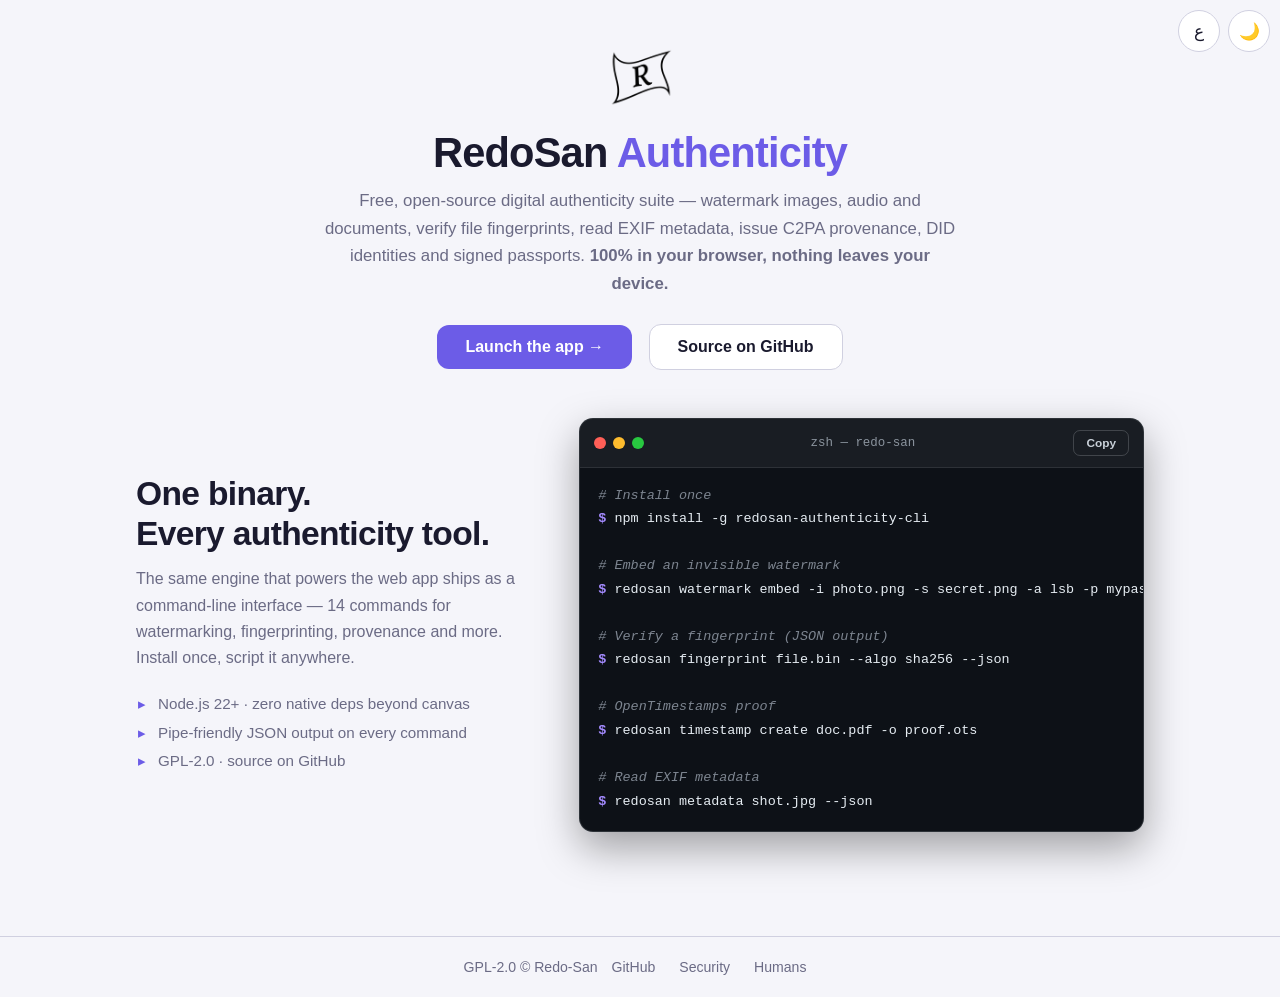
<file: index.html>
<!doctype html>
<html lang="en">
<head>
  <meta charset="UTF-8">
  <meta name="viewport" content="width=device-width, initial-scale=1, viewport-fit=cover">

  <!-- Theme/language bootstrap: runs before paint, honors saved preference -->
  <script>
    (function () {
      try {
        var t = localStorage.getItem("rs-theme");
        if (!t) t = matchMedia("(prefers-color-scheme: light)").matches ? "light" : "dark";
        document.documentElement.dataset.theme = t;
        var l = localStorage.getItem("rs-lang") ||
                ((navigator.language || "").toLowerCase().indexOf("ar") === 0 ? "ar" : "en");
        document.documentElement.dataset.lang = l;
      } catch (e) {}
    })();
  </script>

  <!-- Security hardening (meta-level; GitHub Pages cannot set headers) -->
  <meta http-equiv="Content-Security-Policy" content="default-src 'none'; style-src 'self' 'unsafe-inline'; script-src 'unsafe-inline'; img-src 'self' data:; font-src 'self'; manifest-src 'self'; base-uri 'none'; form-action 'none'; connect-src 'self'; object-src 'none'">
  <meta name="referrer" content="strict-origin-when-cross-origin">

  <title>RedoSan Authenticity — Digital Watermark, Fingerprint &amp; Provenance Suite</title>
  <meta name="description" content="Free, open-source digital authenticity suite: watermark images, audio and documents, verify file fingerprints, read EXIF metadata, issue C2PA provenance, DID identities and signed certificates. 100% in your browser.">
  <link rel="canonical" href="https://redo-san.github.io/">
  <meta name="google-site-verification" content="vBNEdYqB2JK2r1n-dq8e0lJHPtiyT3CKNVZjjgXhkr4">

  <!-- Theme / PWA -->
  <meta name="theme-color" id="meta-theme-dark" content="#0f0f1a">
  <meta name="theme-color" id="meta-theme-light" content="#f5f5fa">
  <link rel="manifest" href="/manifest.webmanifest">
  <link rel="icon" href="/favicon.ico" sizes="any">
  <link rel="icon" href="/icon-192.png" type="image/png" sizes="192x192">
  <link rel="apple-touch-icon" href="/icon-192.png">

  <!-- Social -->
  <meta property="og:type" content="website">
  <meta property="og:site_name" content="RedoSan Authenticity">
  <meta property="og:title" content="RedoSan Authenticity">
  <meta property="og:description" content="Open-source digital authenticity suite — watermarking, fingerprinting, provenance and biometrics. 100% in your browser.">
  <meta property="og:url" content="https://redo-san.github.io/">
  <meta property="og:image" content="https://redo-san.github.io/og-image.png">
  <meta property="og:image:width" content="1200">
  <meta property="og:image:height" content="630">
  <meta property="og:image:alt" content="RedoSan Authenticity — open-source digital authenticity suite">
  <meta name="twitter:card" content="summary_large_image">
  <meta name="twitter:title" content="RedoSan Authenticity">
  <meta name="twitter:description" content="Open-source digital authenticity suite — 100% in your browser.">
  <meta name="twitter:image" content="https://redo-san.github.io/og-image.png">

  <script type="application/ld+json">
  {
    "@context": "https://schema.org",
    "@type": "WebSite",
    "name": "RedoSan Authenticity",
    "url": "https://redo-san.github.io/",
    "inLanguage": "en",
    "description": "Free, open-source digital authenticity suite: watermarking, fingerprinting, provenance and biometrics, fully browser-based.",
    "license": "https://www.gnu.org/licenses/old-licenses/gpl-2.0.html",
    "publisher": {
      "@type": "Organization",
      "name": "Redo-San",
      "url": "https://github.com/Redo-San"
    },
    "sameAs": [
      "https://github.com/Redo-San/RedoSan-Authenticity",
      "https://redo-san.github.io/RedoSan-Authenticity/"
    ]
  }
  </script>

  <link rel="stylesheet" href="/style.css" />
  <link rel="stylesheet" href="/responsive.css" media="print" onload="this.media='all'" />
  <noscript><link rel="stylesheet" href="/responsive.css" /></noscript>
</head>
<body>
  <div class="controls">
    <button type="button" id="langBtn" class="ctl-btn" aria-label="Switch language" title="العربية / English">ع</button>
    <button type="button" id="themeBtn" class="ctl-btn" aria-label="Toggle dark mode" title="Toggle theme">🌙</button>
  </div>
  <a class="skip-link" href="#main" data-i18n="skip">Skip to content</a>
  <main id="main">
    <section class="hero">
      <div class="logo-mark logo-white" role="img" aria-label="RedoSan logo"></div>
      <div class="logo-mark logo-black" aria-hidden="true"></div>
      <h1>RedoSan <span>Authenticity</span></h1>
      <p data-i18n="tagline">Free, open-source digital authenticity suite — watermark images, audio and documents,
         verify file fingerprints, read EXIF metadata, issue C2PA provenance, DID identities
         and signed passports. <strong>100% in your browser, nothing leaves your device.</strong></p>
      <a class="cta cta-primary" href="https://redo-san.github.io/RedoSan-Authenticity/" data-i18n="launch">Launch the app →</a>
      <a class="cta cta-ghost" href="https://github.com/Redo-San/RedoSan-Authenticity" data-i18n="source">Source on GitHub</a>
    </section>

    <section class="cli" aria-labelledby="cli-title">
      <div class="cli-copy">
        <h2 id="cli-title" data-i18n="cliTitle">One binary.<br>Every authenticity tool.</h2>
        <p data-i18n="cliDesc">The same engine that powers the web app ships as a command-line interface — 14 commands for watermarking, fingerprinting, provenance and more. Install once, script it anywhere.</p>
        <ul class="cli-points">
          <li data-i18n="cliP1">Node.js 22+ · zero native deps beyond canvas</li>
          <li data-i18n="cliP2">Pipe-friendly JSON output on every command</li>
          <li data-i18n="cliP3">GPL-2.0 · source on GitHub</li>
        </ul>
      </div>

      <div class="term" role="img" aria-label="Terminal showing example redosan commands">
        <div class="term-bar">
          <span class="dot dot-r" aria-hidden="true"></span>
          <span class="dot dot-y" aria-hidden="true"></span>
          <span class="dot dot-g" aria-hidden="true"></span>
          <span class="term-title">zsh — redo-san</span>
          <button type="button" class="copy-btn" id="copyBtn" aria-label="Copy all commands">Copy</button>
        </div>
<pre class="term-body"><code><span class="t-cmt"># Install once</span>
<span class="t-p">$</span> npm install -g redosan-authenticity-cli

<span class="t-cmt"># Embed an invisible watermark</span>
<span class="t-p">$</span> redosan watermark embed -i photo.png -s secret.png -a lsb -p mypassword -o out.png

<span class="t-cmt"># Verify a fingerprint (JSON output)</span>
<span class="t-p">$</span> redosan fingerprint file.bin --algo sha256 --json

<span class="t-cmt"># OpenTimestamps proof</span>
<span class="t-p">$</span> redosan timestamp create doc.pdf -o proof.ots

<span class="t-cmt"># Read EXIF metadata</span>
<span class="t-p">$</span> redosan metadata shot.jpg --json</code></pre>
      </div>
    </section>
  </main>

  <footer>
    <span>GPL-2.0 © Redo-San</span>
    <a href="https://github.com/Redo-San/RedoSan-Authenticity">GitHub</a>
    <a href="/.well-known/security.txt" data-i18n="security">Security</a>
    <a href="/humans.txt">Humans</a>
  </footer>

  <script>
    (function () {
      "use strict";
      var I18N = {
        en: {
          skip: "Skip to content",
          tagline: "Free, open-source digital authenticity suite \u2014 watermark images, audio and documents, verify file fingerprints, read EXIF metadata, issue C2PA provenance, DID identities and signed passports. <strong>100% in your browser, nothing leaves your device.</strong>",
          launch: "Launch the app \u2192",
          source: "Source on GitHub",
          t1n: "\uD83D\uDCA7 Digital Watermark", t1d: "9 algorithms: LSB, DCT, DWT and more",
          t2n: "\uD83D\uDD0D Fingerprint",       t2d: "SHA-2/SHA-3, BLAKE, perceptual hashes",
          t3n: "\u2728 C2PA Provenance",         t3d: "Read & write content credentials",
          t4n: "\uD83C\uDD94 DID Identity",      t4d: "Decentralized IDs + crypto signing",
          t5n: "\uD83D\uDC64 Face Biometric",    t5d: "Local face registration & verification",
          t6n: "\uD83D\uDD04 File Converter",    t6d: "PNG, JPEG, WebP, audio & more",
          security: "Security",
          cliTitle: "One binary.<br>Every authenticity tool.",
          cliDesc: "The same engine that powers the web app ships as a command-line interface — 14 commands for watermarking, fingerprinting, provenance and more. Install once, script it anywhere.",
          cliP1: "Node.js 22+ · zero native deps beyond canvas",
          cliP2: "Pipe-friendly JSON output on every command",
          cliP3: "GPL-2.0 · source on GitHub",
          copy: "Copy", copied: "Copied!",
          themeLabel: "Toggle dark mode", themeIconDark: "\uD83C\uDF19", themeIconLight: "\u2600\uFE0F",
          langLabel: "Switch language"
        },
        ar: {
          skip: "\u062A\u062E\u0637\u064E\u0651 \u0625\u0644\u0649 \u0627\u0644\u0645\u062D\u062A\u0648\u0649",
          tagline: "\u062D\u0632\u0645\u0629 \u0645\u0641\u062A\u0648\u062D\u0629 \u0627\u0644\u0645\u0635\u062F\u0631 \u0644\u0644\u0623\u0635\u0627\u0644\u0629 \u0627\u0644\u0631\u0642\u0645\u064A\u0629 \u2014 \u0639\u0644\u0651\u0650\u0645 \u0627\u0644\u0635\u0648\u0631 \u0648\u0627\u0644\u0635\u0648\u062A \u0648\u0627\u0644\u0645\u0633\u062A\u0646\u062F\u0627\u062A\u060C \u062A\u062D\u0642\u0642 \u0645\u0646 \u0628\u0635\u0645\u0627\u062A \u0627\u0644\u0645\u0644\u0641\u0627\u062A\u060C \u0627\u0642\u0631\u0623 \u0628\u064A\u0627\u0646\u0627\u062A EXIF\u060C \u0648\u0627\u0635\u062F\u0631 \u0625\u062B\u0628\u0627\u062A C2PA \u0648\u0647\u0648\u064A\u0627\u062A DID \u0648\u0634\u0647\u0627\u062F\u0627\u062A \u0645\u0648\u0642\u0651\u0639\u0629. <strong>\u0661\u0660\u0660\u066A \u062F\u0627\u062E\u0644 \u0645\u062A\u0635\u0641\u062D\u0643 \u2014 \u0644\u0627 \u0634\u064A\u0621 \u064A\u062A\u0631\u0643 \u062C\u0647\u0627\u0632\u0643.</strong>",
          launch: "\u062A\u0634\u063A\u064A\u0644 \u0627\u0644\u062A\u0637\u0628\u064A\u0642 \u2190",
          source: "\u0627\u0644\u0645\u0635\u062F\u0631 \u0639\u0644\u0649 GitHub",
          t1n: "\uD83D\uDCA7 \u0627\u0644\u0639\u0644\u0627\u0645\u0629 \u0627\u0644\u0645\u0627\u0626\u064A\u0629", t1d: "\u0669 \u062E\u0648\u0627\u0631\u0632\u0645\u064A\u0627\u062A: LSB \u0648DCT \u0648DWT \u0648\u063A\u064A\u0631\u0647\u0627",
          t2n: "\uD83D\uDD0D \u0627\u0644\u0628\u0635\u0645\u0629 \u0627\u0644\u0631\u0642\u0645\u064A\u0629",       t2d: "SHA-2/SHA-3 \u0648BLAKE \u0648\u0627\u0644\u0628\u0635\u0645\u0627\u062A \u0627\u0644\u0625\u062F\u0631\u0627\u0643\u064A\u0629",
          t3n: "\u2728 \u0625\u062B\u0628\u0627\u062A C2PA",         t3d: "\u0642\u0631\u0627\u0621\u0629 \u0648\u0643\u062A\u0627\u0628\u0629 \u0628\u064A\u0627\u0646\u0627\u062A \u0627\u0644\u0645\u062D\u062A\u0648\u0649",
          t4n: "\uD83C\uDD94 \u0647\u0648\u064A\u0629 DID",      t4d: "\u0647\u0648\u064A\u0627\u062A \u0644\u0627 \u0645\u0631\u0643\u0632\u064A\u0629 + \u062A\u0648\u0642\u064A\u0639 \u0628\u0634\u0641\u0631\u064A",
          t5n: "\uD83D\uDC64 \u0627\u0644\u0628\u064A\u0648\u0645\u062A\u0631\u064A\u0627\u062A \u0627\u0644\u0648\u062C\u0647\u064A\u0629",    t5d: "\u062A\u0633\u062C\u064A\u0644 \u0648\u062A\u062D\u0642\u0642 \u0645\u062D\u0644\u064A \u0645\u0646 \u0627\u0644\u0648\u062C\u0647",
          t6n: "\uD83D\uDD04 \u0645\u062D\u0648\u0651\u0644 \u0627\u0644\u0645\u0644\u0641\u0627\u062A",    t6d: "PNG \u0648JPEG \u0648WebP \u0648\u0627\u0644\u0635\u0648\u062A \u0648\u0627\u0644\u0645\u0632\u064A\u062F",
          security: "\u0627\u0644\u0623\u0645\u0627\u0646",
          cliTitle: "\u062B\u0646\u0627\u0626\u064A \u0648\u0627\u062D\u062F.<br>\u0643\u0644 \u0623\u062F\u0648\u0627\u062A \u0627\u0644\u0623\u0635\u0627\u0644\u0629.",
          cliDesc: "\u0627\u0644\u0645\u062D\u0631\u0643 \u0646\u0641\u0633\u0647 \u0627\u0644\u0630\u064A \u064A\u0634\u063A\u0651\u0644 \u062A\u0637\u0628\u064A\u0642 \u0627\u0644\u0648\u064A\u0628 \u0645\u062A\u0627\u062D \u0643\u0648\u0627\u062C\u0647\u0629 \u0623\u0648\u0627\u0645\u0631 \u2014 14 \u0623\u0645\u0631\u064B\u0627 \u0644\u0644\u0639\u0644\u0627\u0645\u0627\u062A \u0627\u0644\u0645\u0627\u0626\u064A\u0629 \u0648\u0627\u0644\u0628\u0635\u0645\u0627\u062A \u0648\u0627\u0644\u0625\u062B\u0628\u0627\u062A\u0627\u062A \u0648\u0623\u0643\u062B\u0631. \u062B\u0628\u0651\u062A\u0647 \u0645\u0631\u0629 \u0648\u0633\u0643\u0651\u0631\u0628\u0647 \u0641\u064A \u0623\u064A \u0645\u0643\u0627\u0646.",
          cliP1: "Node.js 22+ \u00B7 \u0628\u0644\u0627 \u062A\u0628\u0639\u064A\u0627\u062A \u0623\u0635\u0644\u064A\u0629 \u0639\u062F\u0627 canvas",
          cliP2: "\u0645\u062E\u0631\u062C\u0627\u062A JSON \u0635\u062F\u064A\u0642\u0629 \u0644\u0644\u062A\u0645\u0631\u064A\u0631 \u0641\u064A \u0643\u0644 \u0623\u0645\u0631",
          cliP3: "GPL-2.0 \u00B7 \u0627\u0644\u0645\u0635\u062F\u0631 \u0639\u0644\u0649 GitHub",
          copy: "\u0646\u0633\u062E", copied: "\u062A\u0645 \u0627\u0644\u0646\u0633\u062E!",
          themeLabel: "\u062A\u0628\u062F\u064A\u0644 \u0627\u0644\u0648\u0636\u0639 \u0627\u0644\u062F\u0627\u0643\u0646", themeIconDark: "\uD83C\uDF19", themeIconLight: "\u2600\uFE0F",
          langLabel: "\u062A\u063A\u064A\u064A\u0631 \u0627\u0644\u0644\u063A\u0629"
        }
      };

      function currentLang() { return document.documentElement.dataset.lang === "ar" ? "ar" : "en"; }

      function applyLang(lang) {
        var d = I18N[lang] || I18N.en;
        document.documentElement.lang = lang;
        // keep the bootstrap state in sync — the toggle reads this
        document.documentElement.dataset.lang = lang;
        document.documentElement.dir = lang === "ar" ? "rtl" : "ltr";
        document.querySelectorAll("[data-i18n]").forEach(function (el) {
          var v = d[el.getAttribute("data-i18n")];
          if (typeof v === "string") el.innerHTML = v;
        });
        var lb = document.getElementById("langBtn");
        lb.textContent = lang === "ar" ? "EN" : "\u0639";
        lb.setAttribute("aria-label", d.langLabel);
        lb.title = d.langLabel;
        var cb = document.getElementById("copyBtn");
        if (cb && !cb.classList.contains("copied")) { cb.textContent = d.copy; }
        cb.setAttribute("aria-label", d.copy);
        syncThemeButton();
        try { localStorage.setItem("rs-lang", lang); } catch (e) {}
      }

      function currentTheme() { return document.documentElement.dataset.theme === "light" ? "light" : "dark"; }

      function syncThemeButton() {
        var d = I18N[currentLang()] || I18N.en;
        var tb = document.getElementById("themeBtn");
        var dark = currentTheme() === "dark";
        tb.textContent = dark ? d.themeIconLight : d.themeIconDark;
        tb.setAttribute("aria-label", d.themeLabel);
        tb.title = d.themeLabel;
        // browser chrome tint follows the ACTIVE surface, whichever
        // scheme-media meta the UA decides to honor
        var activeBg = dark ? "#0f0f1a" : "#f5f5fa";
        document.getElementById("meta-theme-dark").content = activeBg;
        document.getElementById("meta-theme-light").content = activeBg;
      }

      document.getElementById("themeBtn").addEventListener("click", function () {
        var next = currentTheme() === "dark" ? "light" : "dark";
        document.documentElement.dataset.theme = next;
        try { localStorage.setItem("rs-theme", next); } catch (e) {}
        syncThemeButton();
      });

      document.getElementById("langBtn").addEventListener("click", function () {
        applyLang(currentLang() === "ar" ? "en" : "ar");
      });

      // Guard brand marks: block right-click save & native drag
      ["contextmenu", "dragstart"].forEach(function (ev) {
        document.addEventListener(ev, function (e) {
          var t = e.target;
          if (t && t.closest && t.closest(".logo-mark")) e.preventDefault();
        });
      });

      // Copy every $ command from the terminal showcase
      (function () {
        var btn = document.getElementById("copyBtn");
        if (!btn) return;
        var cmds = Array.prototype.slice
          .call(document.querySelectorAll(".term-body code"))
          .flatMap(function (c) { return c.textContent.split("\n"); })
          .filter(function (l) { return l.trim().indexOf("$") === 0; })
          .map(function (l) { return l.replace(/^\s*\$\s*/, ""); })
          .join("\n");
        function done() {
          var d = I18N[currentLang()] || I18N.en;
          btn.textContent = d.copied;
          btn.classList.add("copied");
          setTimeout(function () {
            btn.textContent = (I18N[currentLang()] || I18N.en).copy;
            btn.classList.remove("copied");
          }, 1600);
        }
        function fallback() {
          var ta = document.createElement("textarea");
          ta.value = cmds;
          ta.style.position = "fixed";
          ta.style.opacity = "0";
          document.body.appendChild(ta);
          ta.select();
          try { document.execCommand("copy"); done(); } catch (e) {}
          document.body.removeChild(ta);
        }
        btn.addEventListener("click", function () {
          if (navigator.clipboard && navigator.clipboard.writeText) {
            navigator.clipboard.writeText(cmds).then(done, fallback);
          } else { fallback(); }
        });
      })();

      applyLang(currentLang());
    })();
  </script>
</body>
</html>
</file>
<file: style.css>
/*
 * style.css — RedoSan Authenticity host-root landing page
 * Base tokens, layout components and brand-mark theme swap.
 * Pair with responsive.css for phone/tablet adaptation.
 */

/* ── Design tokens ── */
:root,
:root[data-theme="dark"] {
  --primary: #6c5ce7;
  --primary-dark: #5a4bd1;
  --bg: #0f0f1a;
  --card: #1a1a2e;
  --text: #e8e8f0;
  --muted: #9b9bb5;
  --border: #2a2a45;
  --radius: 12px;
  color-scheme: dark;
}

:root[data-theme="light"] {
  --bg: #f5f5fa;
  --card: #ffffff;
  --text: #1a1a2e;
  --muted: #6b6b85;
  --border: #d0d0e0;
  color-scheme: light;
}

* { margin: 0; padding: 0; box-sizing: border-box; }

body {
  font-family: -apple-system, BlinkMacSystemFont, "Segoe UI", Roboto, "Noto Sans Arabic", sans-serif;
  background: var(--bg);
  color: var(--text);
  min-height: 100vh;
  display: flex;
  flex-direction: column;
}

/* ── Fixed control buttons (theme / language) ── */
.controls {
  position: fixed;
  inset-block-start: 14px;
  inset-inline-end: 14px;
  display: flex;
  gap: 8px;
  z-index: 50;
}

.ctl-btn {
  width: 42px;
  height: 42px;
  border-radius: 50%;
  border: 1px solid var(--border);
  background: var(--card);
  color: var(--text);
  font-size: 1.05rem;
  cursor: pointer;
  display: grid;
  place-items: center;
  transition: border-color .15s ease, transform .15s ease;
}

.ctl-btn:hover { border-color: var(--primary); transform: translateY(-2px); }

/* ── Accessibility ── */
.skip-link {
  position: absolute;
  inset-inline-start: -9999px;
  top: 8px;
  background: var(--primary);
  color: #fff;
  padding: 10px 18px;
  border-radius: 8px;
  z-index: 99;
  text-decoration: none;
  font-weight: 600;
}

.skip-link:focus { inset-inline-start: 8px; }

a:focus-visible,
button:focus-visible { outline: 3px solid var(--primary); outline-offset: 3px; border-radius: 6px; }

/* ── Hero ── */
main { flex: 1; max-width: 960px; width: 100%; margin: 0 auto; padding: 48px 20px; }

.hero { text-align: center; margin-bottom: 48px; }

/* Brand mark, mirroring the main project's swap (Style/style.css):
   white variant on dark, black variant on light.
   Rendered as CSS backgrounds (not <img>) so browsers never offer
   "Open/Save image as", plus drag & callout suppression below. */
.logo-mark {
  display: inline-block;
  width: 88px;
  height: 59px; /* 3:2 intrinsic ratio of both source assets */
  background-repeat: no-repeat;
  background-position: center;
  background-size: contain;
  border-radius: 16px;
  -webkit-user-select: none;
  user-select: none;
  -webkit-user-drag: none;
  -webkit-touch-callout: none;
}
.logo-white { background-image: url("/assets/logo.webp"); }
.logo-black { display: none; background-image: url("/assets/logo-black.png"); }
[data-theme="light"] .logo-white { display: none; }
[data-theme="light"] .logo-black { display: inline-block; }

.hero h1 { font-size: clamp(1.7rem, 5vw, 2.6rem); margin: 18px 0 10px; letter-spacing: -0.02em; }
:root[dir="rtl"] .hero h1 { letter-spacing: 0; }
.hero h1 span { color: var(--primary); }
.hero p { color: var(--muted); font-size: 1.05rem; max-width: 640px; margin: 0 auto 26px; line-height: 1.65; }

.cta {
  display: inline-flex;
  align-items: center;
  gap: 8px;
  padding: 13px 28px;
  border-radius: var(--radius);
  font-weight: 600;
  font-size: 1rem;
  text-decoration: none;
  transition: transform .15s ease, box-shadow .15s ease;
}

.cta-primary { background: var(--primary); color: #fff; }
.cta-primary:hover { background: var(--primary-dark); transform: translateY(-2px); box-shadow: 0 8px 24px rgba(108,92,231,.35); }
.cta-ghost { margin-inline-start: 12px; border: 1px solid var(--border); color: var(--text); background: var(--card); }
.cta-ghost:hover { border-color: var(--primary); }

@media (prefers-reduced-motion: reduce) {
  .cta, .ctl-btn { transition: none; }
  .cta-primary:hover, .tool:hover, .ctl-btn:hover { transform: none; }
}

/* ── Tool highlights grid ── */
.tools { display: grid; grid-template-columns: repeat(auto-fit, minmax(210px, 1fr)); gap: 14px; margin-bottom: 44px; }

.tool {
  display: block;
  background: var(--card);
  border: 1px solid var(--border);
  border-radius: var(--radius);
  padding: 18px;
  text-decoration: none;
  color: inherit;
  transition: border-color .15s ease, transform .15s ease;
}

.tool:hover { border-color: var(--primary); transform: translateY(-3px); }
.tool b { display: block; margin-bottom: 4px; font-size: .98rem; }
.tool small { color: var(--muted); line-height: 1.45; display: block; }

/* ── Footer ── */
footer {
  border-top: 1px solid var(--border);
  padding: 22px 20px;
  text-align: center;
  color: var(--muted);
  font-size: .88rem;
}

footer a { color: var(--muted); text-decoration: none; margin: 0 10px; }
footer a:hover { color: var(--primary); }

/* ── CLI showcase ── */
.cli {
  display: grid;
  grid-template-columns: minmax(0, 5fr) minmax(0, 7fr);
  gap: 40px;
  align-items: center;
  margin-bottom: 56px;
}
.cli-copy h2 { font-size: clamp(1.5rem, 3.4vw, 2.1rem); letter-spacing: -0.02em; line-height: 1.2; margin-bottom: 12px; }
.cli-copy > p { color: var(--muted); line-height: 1.65; margin-bottom: 18px; }
.cli-points { list-style: none; }
.cli-points li {
  position: relative;
  padding-inline-start: 22px;
  color: var(--muted);
  font-size: .95rem;
  line-height: 1.9;
}
.cli-points li::before {
  content: "▸";
  position: absolute;
  inset-inline-start: 2px;
  color: var(--primary);
}

.term {
  background: #0d1117;
  border: 1px solid rgba(240,246,252,.14);
  border-radius: 14px;
  overflow: hidden;
  box-shadow: 0 16px 40px rgba(0,0,0,.35);
}
.term-bar {
  display: flex; align-items: center; gap: 7px;
  padding: 11px 14px;
  background: rgba(240,246,252,.05);
  border-block-end: 1px solid rgba(240,246,252,.09);
}
.dot { width: 12px; height: 12px; border-radius: 50%; flex: none; }
.dot-r { background: #ff5f57; } .dot-y { background: #febc2e; } .dot-g { background: #28c840; }
.term-title {
  margin-inline-start: 8px;
  color: #8b949e;
  font-size: .78rem;
  font-family: ui-monospace, SFMono-Regular, "SF Mono", Menlo, Consolas, monospace;
  flex: 1;
  text-align: center;
}
.copy-btn {
  flex: none;
  border: 1px solid rgba(240,246,252,.18);
  background: transparent;
  color: #c9d1d9;
  font-size: .74rem;
  font-weight: 600;
  padding: 5px 12px;
  border-radius: 7px;
  cursor: pointer;
  transition: background .15s ease, color .15s ease;
}
.copy-btn:hover { background: rgba(108,92,231,.28); color: #fff; }
.copy-btn.copied { background: #238636; border-color: #238636; color: #fff; }

.term-body {
  margin: 0;
  padding: 16px 18px 18px;
  overflow-x: auto;
  font-family: ui-monospace, SFMono-Regular, "SF Mono", Menlo, Consolas, monospace;
  font-size: .84rem;
  line-height: 1.75;
  color: #e6edf3;
}
.t-cmt { color: #7d8590; font-style: italic; }
.t-p { color: #a48bff; font-weight: 700; user-select: none; }

@media (prefers-reduced-motion: reduce) { .copy-btn { transition: none; } }
</file>
<file: responsive.css>
/*
 * responsive.css — phone/tablet adaptation for the landing page
 * Include AFTER style.css. Requires:
 *   <meta name="viewport" content="width=device-width, initial-scale=1, viewport-fit=cover">
 */

/* ── Safe areas & touch ergonomics ── */
body {
  padding: env(safe-area-inset-top) env(safe-area-inset-right)
    env(safe-area-inset-bottom) env(safe-area-inset-left);
  max-width: 100vw;
  overflow-x: hidden;
}

a, button, .tool, .cta, .ctl-btn {
  -webkit-tap-highlight-color: transparent;
  touch-action: manipulation;
}

/* Comfortable 44px touch targets on coarse pointers */
@media (pointer: coarse) {
  .ctl-btn { width: 46px; height: 46px; }
}

.controls {
  inset-block-start: calc(10px + env(safe-area-inset-top));
  inset-inline-end: calc(10px + env(safe-area-inset-right));
}

main { padding-inline: 16px; }

/* ── Phones (portrait & small landscape) ── */
@media (max-width: 767px) {
  main { padding-block: 34px 26px; }
  .hero { margin-bottom: 30px; }
  .hero img { width: 72px; }
  .hero p { font-size: .98rem; margin-bottom: 22px; }

  /* Stack CTAs full-width for thumb reach */
  .cta {
    display: flex;
    width: min(100%, 340px);
    justify-content: center;
    margin: 0 auto;
  }
  .cta + .cta { margin-block-start: 12px; }

  .tools { grid-template-columns: 1fr; gap: 12px; margin-bottom: 30px; }
  .tool { padding: 15px 16px; }

  footer { padding: 18px 14px; font-size: .84rem; }
  footer a { margin: 0 7px; white-space: nowrap; }
}

/* ── Small phones / narrow devices ── */
@media (max-width: 380px) {
  main { padding-inline: 13px; }
  .hero img { width: 64px; }
  .hero h1 { font-size: 1.55rem; }
  .hero p { font-size: .94rem; }
  .ctl-btn { width: 42px; height: 42px; font-size: .98rem; }
  .tools { grid-template-columns: 1fr; }
  .tool b { font-size: .95rem; }
}

/* ── Short landscape phones ── */
@media (height <= 480px) and (orientation: landscape) {
  main { padding-block: 20px; }
  .hero { margin-bottom: 18px; }
  .hero img { width: 56px; }
  .hero h1 { margin: 10px 0 6px; }
  .hero p { margin-bottom: 14px; max-width: 560px; }
  .cta { padding: 9px 20px; }
  .cta + .cta { margin-block-start: 8px; }
  .tools { grid-template-columns: repeat(3, 1fr); gap: 10px; margin-bottom: 16px; }
  .tool { padding: 12px; }
  .controls { inset-block-start: 8px; }
}

/* ── Large tablets / small desktops ── */
@media (min-width: 768px) and (max-width: 1023px) {
  .tools { grid-template-columns: repeat(2, 1fr); }
}

/* ── Wide desktops ── */
@media (min-width: 1200px) {
  main { max-width: 1040px; }
}

/* ── CLI showcase adaptation ── */
@media (max-width: 1023px) {
  .cli { grid-template-columns: 1fr; gap: 26px; margin-bottom: 40px; }
  .cli-copy h2 br { display: none; }
}
@media (max-width: 767px) {
  .term-body { font-size: .78rem; padding: 14px 14px 16px; }
  .term-title { font-size: .7rem; }
}
@media (max-width: 380px) {
  .copy-btn { padding: 4px 9px; font-size: .68rem; }
  .term-body { font-size: .72rem; }
}
</file>
